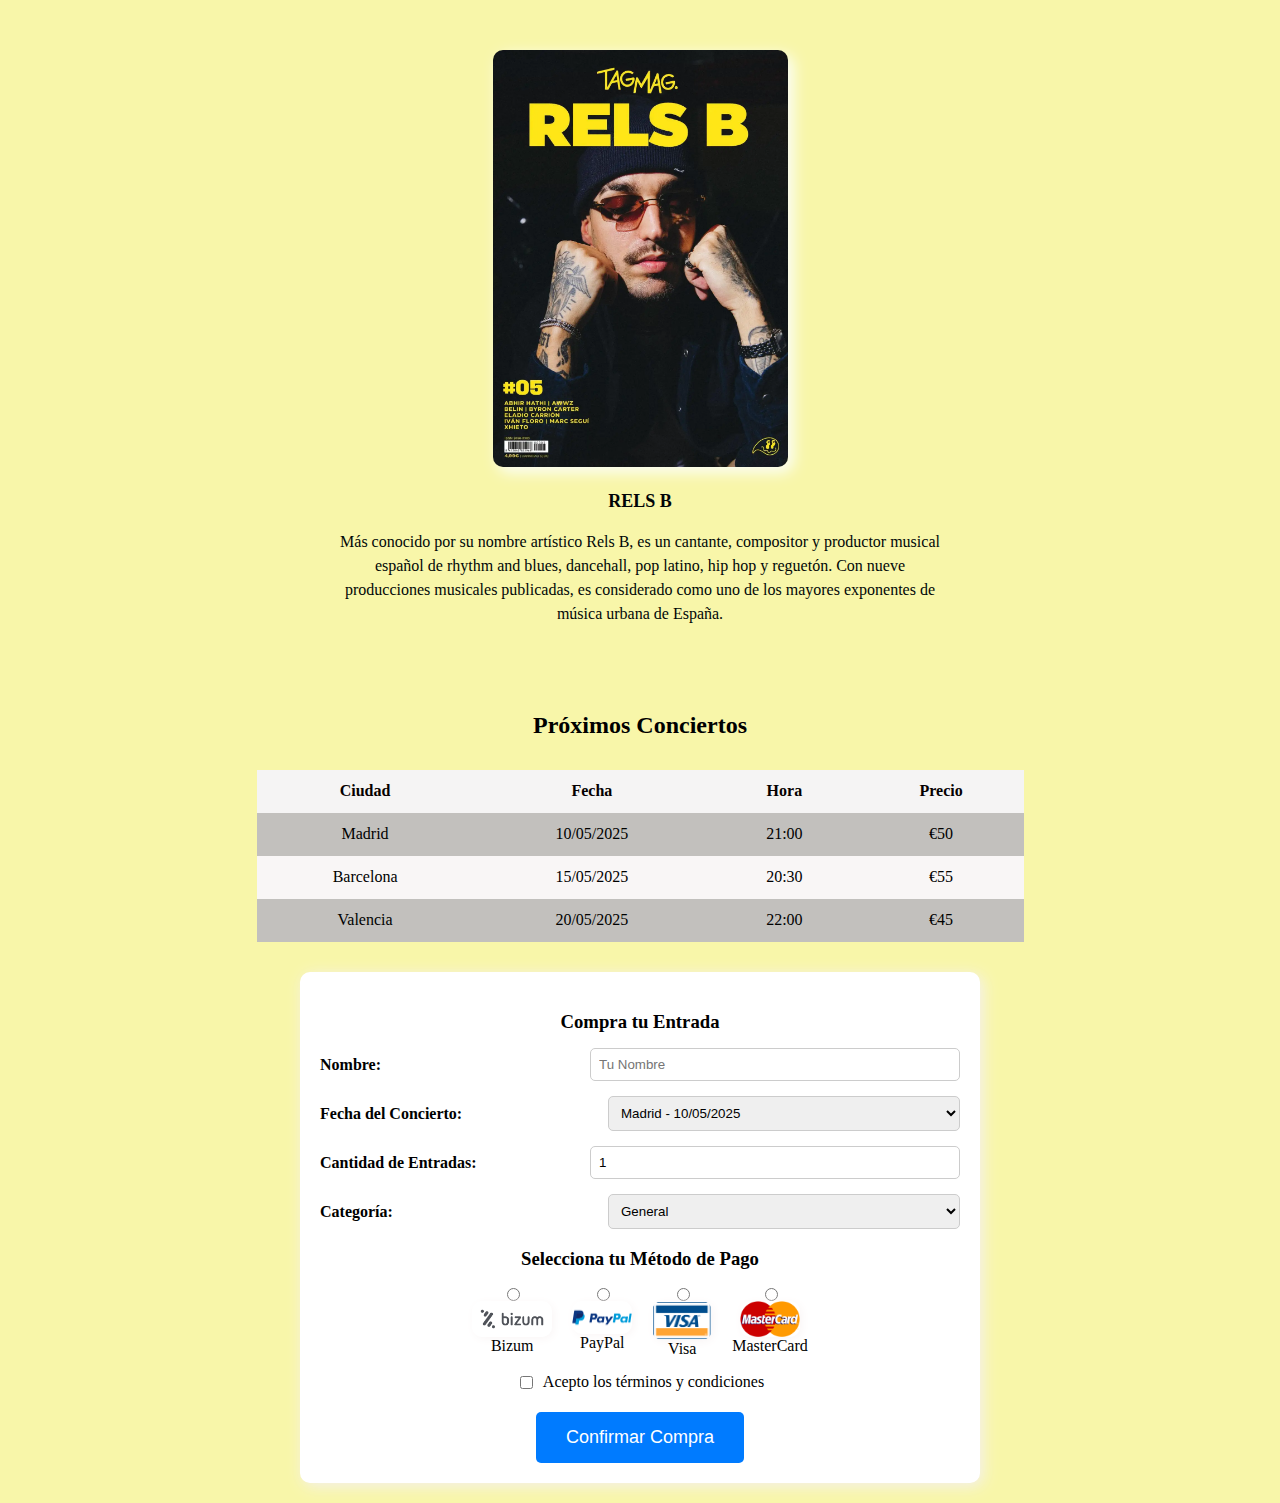
<file: PAC_DESARROLLO_SanchezTejeroIsabelMaria29535287K/index.html>
<!DOCTYPE html>
<html lang="es">
<head>
    <meta charset="UTF-8">
    <meta name="viewport" content="width=device-width, initial-scale=1.0">
    <title>Portada RELS B y Métodos de Pago</title>
    <style>
        body {
            font-family: Calibri;
            text-align: center;
            margin: 0;
            padding: 0;
            background-color: #f8f6a9;
        }

        /* Estilos de la seccion principal */
        .hero {
            text-align: center;
            padding: 50px;
        }

        .hero img {
            width: 25%;
            max-width: 400px;
            border-radius: 10px;
            box-shadow: 5px 5px 15px rgb(251, 254, 254);
        }

        .description {
            margin-top: 20px;
            font-size: 18px;
            color: #010407;
            font-weight: bold;
        }

        .group-info {
            margin-top: 15px;
            font-size: 16px;
            color: #010707;
            max-width: 600px;
            margin-left: auto;
            margin-right: auto;
            line-height: 1.5;
        }

               /* Sección de conciertos */
               .concert-table {
            width: 60%;
            margin: 30px auto;
            border-collapse: collapse;
        }

        .concert-table th, .concert-table td {
            padding: 12px;
            border: 1px solid #06000000;
        }

        .concert-table th {
            background-color: #f5f4f4;
            color: rgb(5, 0, 0);
        }

        .concert-table tr:nth-child(even) {
            background-color: #c0bebef6;
        }

        .concert-table tr:nth-child(odd) {
            background-color: #f9f6f6;
        }

        /* Formulario */
        .ticket-form {
            background: white;
            width: 50%;
            margin: 20px auto;
            padding: 20px;
            border-radius: 10px;
            box-shadow: 3px 3px 15px rgb(244, 240, 240);
            text-align: left;
        }

        .ticket-form h3 {
            text-align: center;
            margin-bottom: 15px;
        }

        .form-group {
            margin-bottom: 15px;
            display: flex;
            justify-content: space-between;
            align-items: center;
        }

        .form-group label {
            font-weight: bold;
            width: 40%;
        }

        .form-group select, .form-group input {
            width: 55%;
            padding: 8px;
            border: 1px solid #ccc;
            border-radius: 5px;
        }

        /* Métodos de pago */
        .payment-box {
            display: flex;
            justify-content: center;
            gap: 20px;
            flex-wrap: wrap;
        }

        .payment-box label {
            display: flex;
            flex-direction: column;
            align-items: center;
            cursor: pointer;
        }

        .payment-box img {
            width: 60px;
            height: auto;
            border-radius: 10px;
            box-shadow: 2px 2px 10px rgb(250, 246, 246);
        } 
        #Bizum {
            width: 80px;
            height: auto;
            border-radius: 10px;
            box-shadow: 2px 2px 10px rgb(250, 246, 246);
        }

        /* Checkbox */
        .terms {
            display: flex;
            align-items: center;
            justify-content: center;
            margin-top: 15px;
        }

        .terms input {
            margin-right: 10px;
        }

        /* Botón de confirmación */
        .confirm-button {
            text-align: center;
            margin-top: 20px;
        }

        .confirm-button button {
            background-color: #007bff;
            color: white;
            border: none;
            padding: 15px 30px;
            font-size: 18px;
            border-radius: 5px;
            cursor: pointer;
        }

        .confirm-button button:hover {
            background-color: #0056b3;
        }
    </style>
</head>
<body>

    <!-- Sección de la imagen de RELS B -->
    <section class="hero">
        <img src="img/portada.webp" alt="RELS B">
        <p class="description">RELS B</p>
        <p class="group-info">
            Más conocido por su nombre artístico Rels B, es un cantante, compositor y productor musical 
            español de rhythm and blues, dancehall, pop latino, hip hop y reguetón. Con nueve producciones 
            musicales publicadas, es considerado como uno de los mayores exponentes de música urbana de España.
        </p>
    </section>

    <!-- Tabla de Fechas de Conciertos -->
    <h2>Próximos Conciertos</h2>
    <table class="concert-table">
        <tr>
            <th>Ciudad</th>
            <th>Fecha</th>
            <th>Hora</th>
            <th>Precio</th>
        </tr>
        <tr>
            <td>Madrid</td>
            <td>10/05/2025</td>
            <td>21:00</td>
            <td>€50</td>
        </tr>
        <tr>
            <td>Barcelona</td>
            <td>15/05/2025</td>
            <td>20:30</td>
            <td>€55</td>
        </tr>
        <tr>
            <td>Valencia</td>
            <td>20/05/2025</td>
            <td>22:00</td>
            <td>€45</td>
        </tr>
    </table>

    <!-- Formulario de Compra -->
    <div class="ticket-form">
        <h3>Compra tu Entrada</h3>
        <div class="form-group">
            <label for="nombre">Nombre:</label>
            <input type="text" id="nombre" placeholder="Tu Nombre">
        </div>
        <div class="form-group">
            <label for="fecha">Fecha del Concierto:</label>
            <select id="fecha">
                <option value="Madrid - 10/05/2025">Madrid - 10/05/2025</option>
                <option value="Barcelona - 15/05/2025">Barcelona - 15/05/2025</option>
                <option value="Valencia - 20/05/2025">Valencia - 20/05/2025</option>
            </select>
        </div>
        <div class="form-group">
            <label for="cantidad">Cantidad de Entradas:</label>
            <input type="number" id="cantidad" min="1" max="10" value="1">
        </div>
        <div class="form-group">
            <label for="categoria">Categoría:</label>
            <select id="categoria">
                <option value="general">General</option>
                <option value="vip">VIP</option>
                <option value="front-row">Front Row</option>
                <option value="backstage">Backstage Experience</option>
            </select>
        </div>

    <!-- Métodos de Pago -->
    <h3>Selecciona tu Método de Pago</h3>
    <div class="payment-box">
        <label>
            <input type="radio" name="pago" value="Bizum" required>
            <img id="Bizum" src="img/bizum.jpg" alt="Bizum">
            <span>Bizum</span>
        </label>
        <label>
            <input type="radio" name="pago" value="PayPal">
            <img src="img/paypal.png"PayPal">
            <span>PayPal</span>
        </label>
        <label>
            <input type="radio" name="pago" value="Visa">
            <img src="img/visa.png" alt="Visa">
            <span>Visa</span>
        </label>
        <label>
            <input type="radio" name="pago" value="MasterCard">
            <img src="img/master.png" alt="MasterCard">
            <span>MasterCard</span>
        </label>
    </div>

 <!-- Checkbox de términos y condiciones -->
 <div class="terms">
    <input type="checkbox" id="terms">
    <label for="terms">Acepto los términos y condiciones</label>
</div>

<!-- Botón de Confirmación -->
<div class="confirm-button">
    <button onclick="confirmarCompra()">Confirmar Compra</button>
</div>
</div>

<script>
function confirmarCompra() {
    const nombre = document.getElementById('nombre').value;
    const fecha = document.getElementById('fecha').value;
    const cantidad = document.getElementById('cantidad').value;
    const categoria = document.getElementById('categoria').value;
    const metodoSeleccionado = document.querySelector('input[name="pago"]:checked');
    const termsChecked = document.getElementById('terms').checked;

    if (!nombre) {
        alert("Por favor, ingresa tu nombre.");
        return;
    }

    if (!metodoSeleccionado) {
        alert("Por favor, selecciona un método de pago.");
        return;
    }

    if (!termsChecked) {
        alert("Debes aceptar los términos y condiciones.");
        return;
    }

    window.location.href = `confirmacion.html?nombre=${nombre}&fecha=${fecha}&cantidad=${cantidad}&categoria=${categoria}&pago=${metodoSeleccionado.value}`;
}
</script>

</body>
</html>
</file>
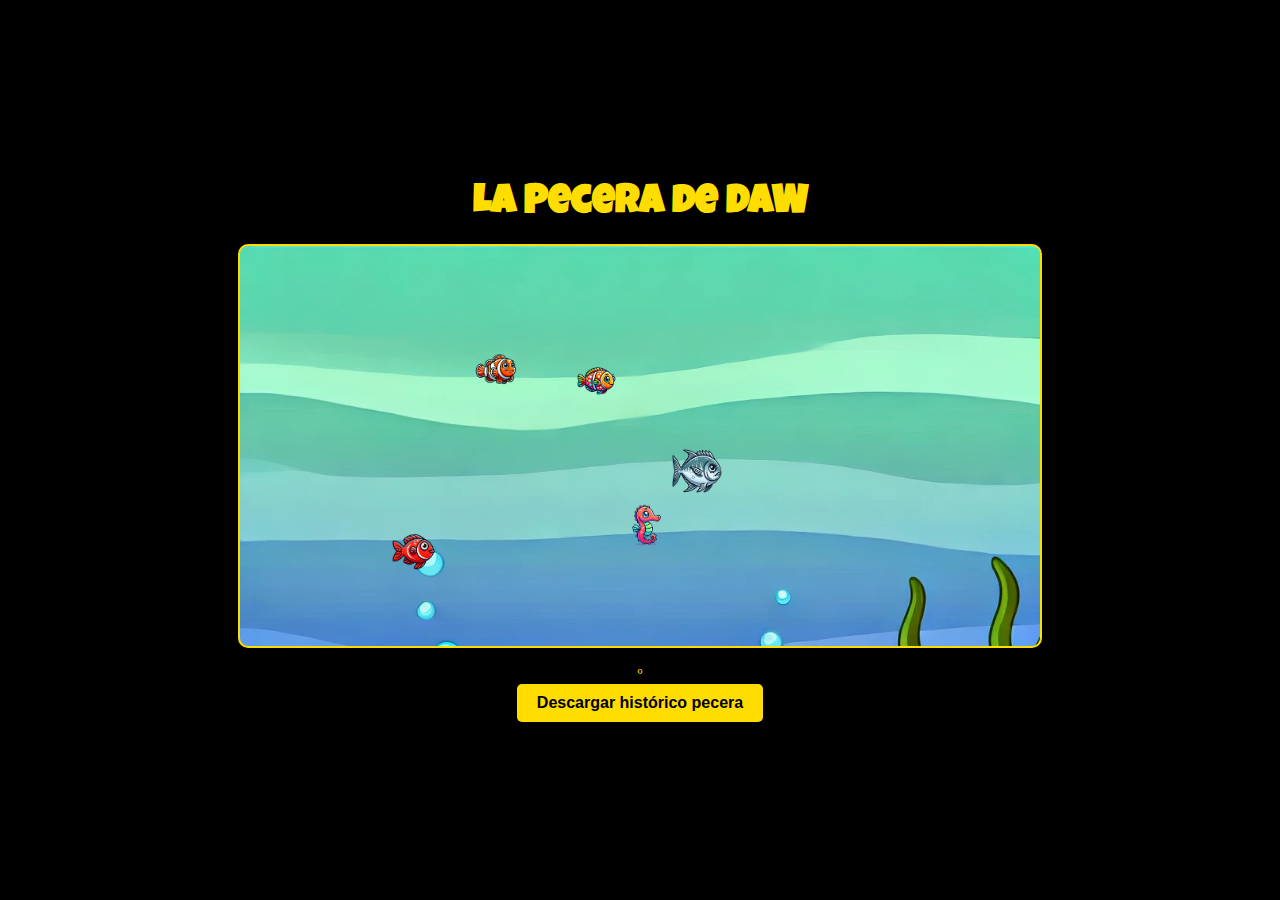
<file: pac desarroyo pecera/pecera/index.html>
<!DOCTYPE html>
<html lang="es">

<head>
    <meta charset="UTF-8">
    <meta name="viewport" content="width=device-width, initial-scale=1.0">
    <title>Pecera Animada</title>
    <link href="https://fonts.googleapis.com/css2?family=Luckiest+Guy&display=swap" rel="stylesheet">
    <style>
        body {
            display: flex;
            flex-direction: column;
            justify-content: center;
            align-items: center;
            height: 100vh;
            margin: 0;
            overflow: hidden;
            background-color: #000;
            color: #ffdd00;
        }
        h1 {
            font-family: 'Luckiest Guy', cursive;
            font-size: 2.5em;
            margin-bottom: 20px;
            color: #ffdd00;
            text-shadow: 2px 2px 4px rgba(0, 0, 0, 0.7);
        }
        #downloadButton {
            margin-bottom: 20px;
            padding: 10px 20px;
            font-size: 1em;
            color: #000;
            background-color: #ffdd00;
            border: none;
            border-radius: 5px;
            cursor: pointer;
            font-weight: bold;
        }
        #pecera {
            position: relative;
            width: 800px;
            height: 400px;
            background-image: url('img/pecera.png');
            background-size: cover;
            overflow: hidden;
            border: 2px solid #ffdd00;
            border-radius: 10px;
        }
        .pez {
            position: absolute;
            width: 50px;
        }
    </style>
</head>

<body>
    <h1>La Pecera de DAW</h1>
    <div id="pecera"></div>
    <br>º
    <button id="downloadButton" onclick="_0xabc()">Descargar histórico pecera</button>
    <script src="js/crypto-js.min.js"></script>
    <script src="js/log.js"></script>
    <script src="js/pecera.js"></script>
    <!-- NO TOCAR -->
    <script>
        function _0xabc() {
            const _0xdef = log.formatearLog();
            console.log(_0xdef);
            const _0xghi = log.crypt(_0xdef);
            const _0xjkl = new Blob([_0xghi], { type: 'text/plain' });
            const _0x123 = URL.createObjectURL(_0xjkl);
            const _0x456 = document.createElement('a');
            _0x456.href = _0x123;
            _0x456.download = 'pecera.pac';
            _0x456.click();
            URL.revokeObjectURL(_0x123);
        }
    </script>
    <!-- NO TOCAR -->
</body>
</html>
</file>
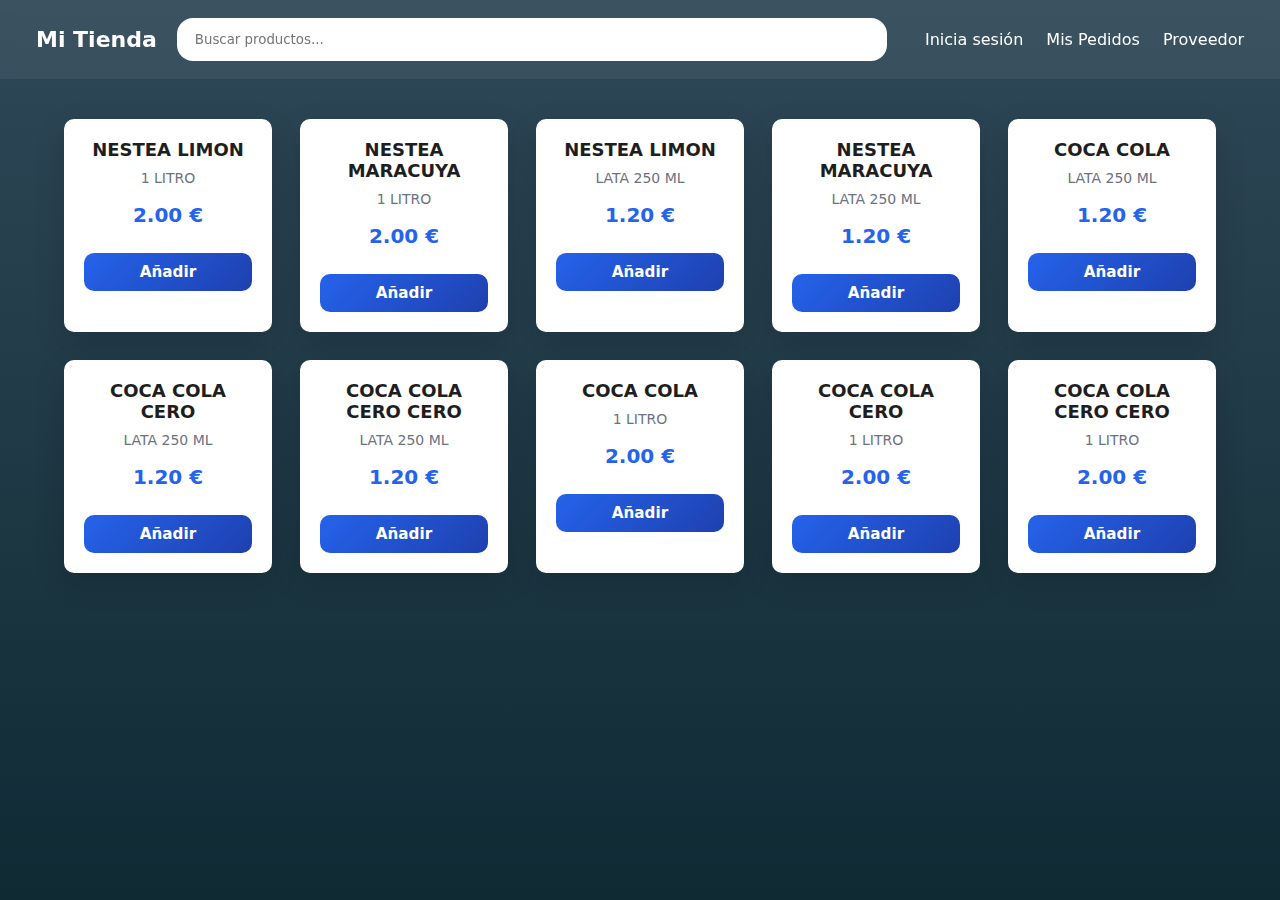
<file: proyecto tienda/tienda-project/index.html>
<!doctype html>
<html lang="es">
<head>
  <meta charset="utf-8">
  <title>Mi Tienda</title>
  <meta name="viewport" content="width=device-width, initial-scale=1">
  <link rel="stylesheet" href="css/styles.css">
</head>
<body>

<header class="topbar">
  <div class="brand">Mi Tienda</div>

  <div class="search-wrap">
    <input id="searchInput" placeholder="Buscar productos...">
  </div>

  <nav class="nav-right">
    <a id="navUser" href="login.html">Inicia sesión</a>
    <a href="orders.html">Mis Pedidos</a>
    <a href="provider.html">Proveedor</a>
  </nav>
</header>
<main class="container">

  <!-- ✅ MENSAJE DE CONFIRMACIÓN -->
  <div
    id="addFeedback"
    style="
      display:none;
      margin-bottom:15px;
      padding:10px;
      background:#eafaf1;
      color:#1e8449;
      border-radius:6px;
      font-weight:600;
      text-align:center;
    ">
    ✔ Producto añadido a Mis pedidos
  </div>

  <section class="products-grid" id="productsGrid"></section>
</main>

<main class="container">
  <section class="products-grid" id="productsGrid"></section>
</main>

<script src="js/app.js"></script>
</body>
</html>
</file>
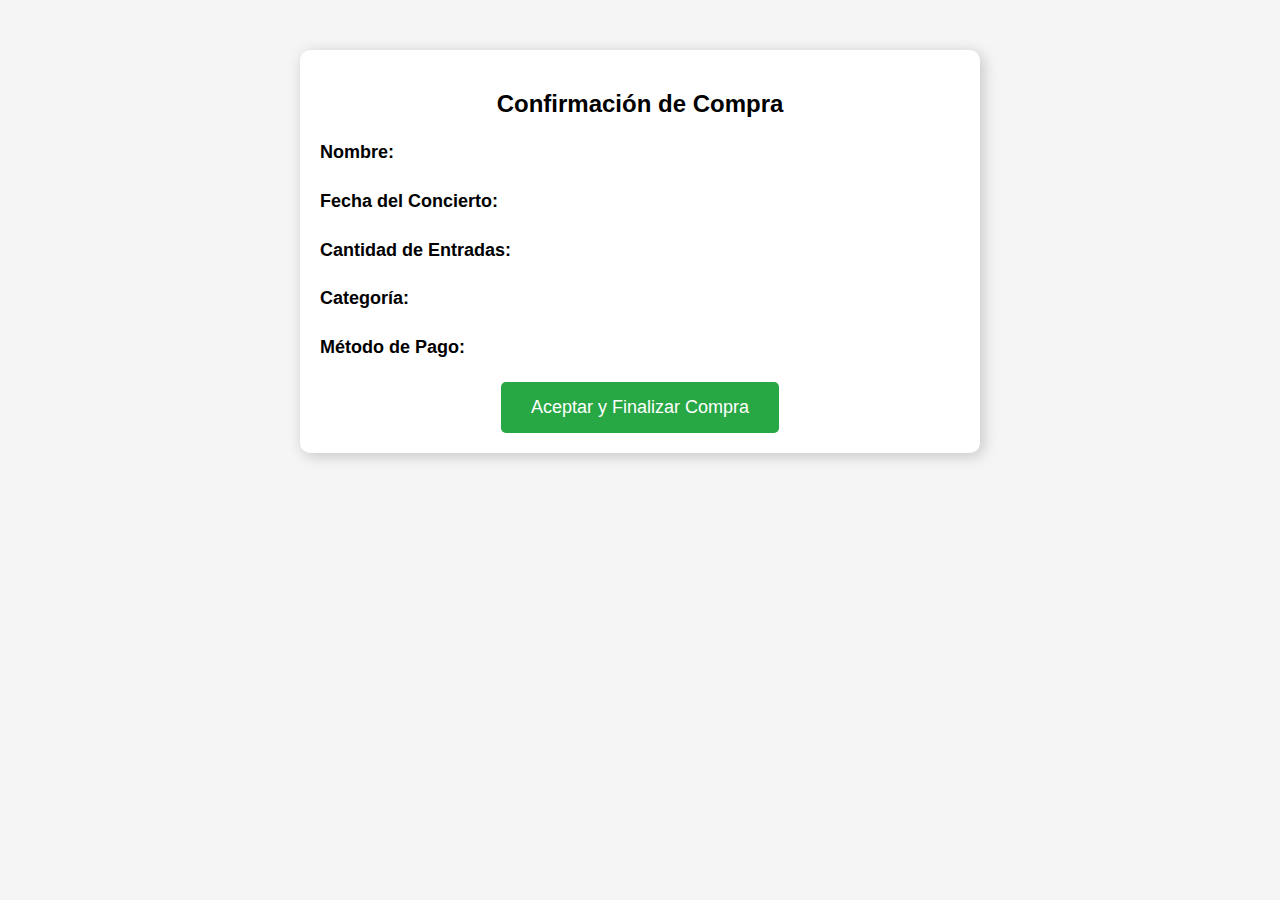
<file: PAC_DESARROLLO_SanchezTejeroIsabelMaria29535287K/confirmacion.html>
<!DOCTYPE html>
<html lang="es">
<head>
    <meta charset="UTF-8">
    <meta name="viewport" content="width=device-width, initial-scale=1.0">
    <title>Confirmación de Compra</title>
    <style>
        body {
            font-family: Arial, sans-serif;
            text-align: center;
            margin: 0;
            padding: 0;
            background-color: #f5f5f5;
        }

        .confirmation-box {
            background: white;
            width: 50%;
            margin: 50px auto;
            padding: 20px;
            border-radius: 10px;
            box-shadow: 3px 3px 15px rgba(0, 0, 0, 0.2);
            text-align: left;
        }

        h2 {
            text-align: center;
        }

        .details {
            font-size: 18px;
            margin: 20px 0;
            line-height: 1.6;
        }

        .confirm-button {
            text-align: center;
        }

        .confirm-button button {
            background-color: #28a745;
            color: white;
            border: none;
            padding: 15px 30px;
            font-size: 18px;
            border-radius: 5px;
            cursor: pointer;
        }

        .confirm-button button:hover {
            background-color: #218838;
        }
    </style>
</head>
<body>

    <div class="confirmation-box">
        <h2>Confirmación de Compra</h2>
        <p class="details"><strong>Nombre:</strong> <span id="nombre"></span></p>
        <p class="details"><strong>Fecha del Concierto:</strong> <span id="fecha"></span></p>
        <p class="details"><strong>Cantidad de Entradas:</strong> <span id="cantidad"></span></p>
        <p class="details"><strong>Categoría:</strong> <span id="categoria"></span></p>
        <p class="details"><strong>Método de Pago:</strong> <span id="pago"></span></p>

        <div class="confirm-button">
            <button onclick="finalizarCompra()">Aceptar y Finalizar Compra</button>
        </div>
    </div>

    <script>
        // Función para obtener parámetros de la URL
        function obtenerParametro(nombre) {
            const params = new URLSearchParams(window.location.search);
            return params.get(nombre);
        }

        // Cargar los valores en la página
        document.getElementById('nombre').innerText = obtenerParametro('nombre');
        document.getElementById('fecha').innerText = obtenerParametro('fecha');
        document.getElementById('cantidad').innerText = obtenerParametro('cantidad');
        document.getElementById('categoria').innerText = obtenerParametro('categoria');
        document.getElementById('pago').innerText = obtenerParametro('pago');

        // Función para finalizar la compra (simulación)
        function finalizarCompra() {
            alert("¡Compra completada con éxito! Recibirás un correo con los detalles.");
            window.location.href = "index.html"; // Redirigir a la página principal
        }
    </script>

</body>
</html>
</file>
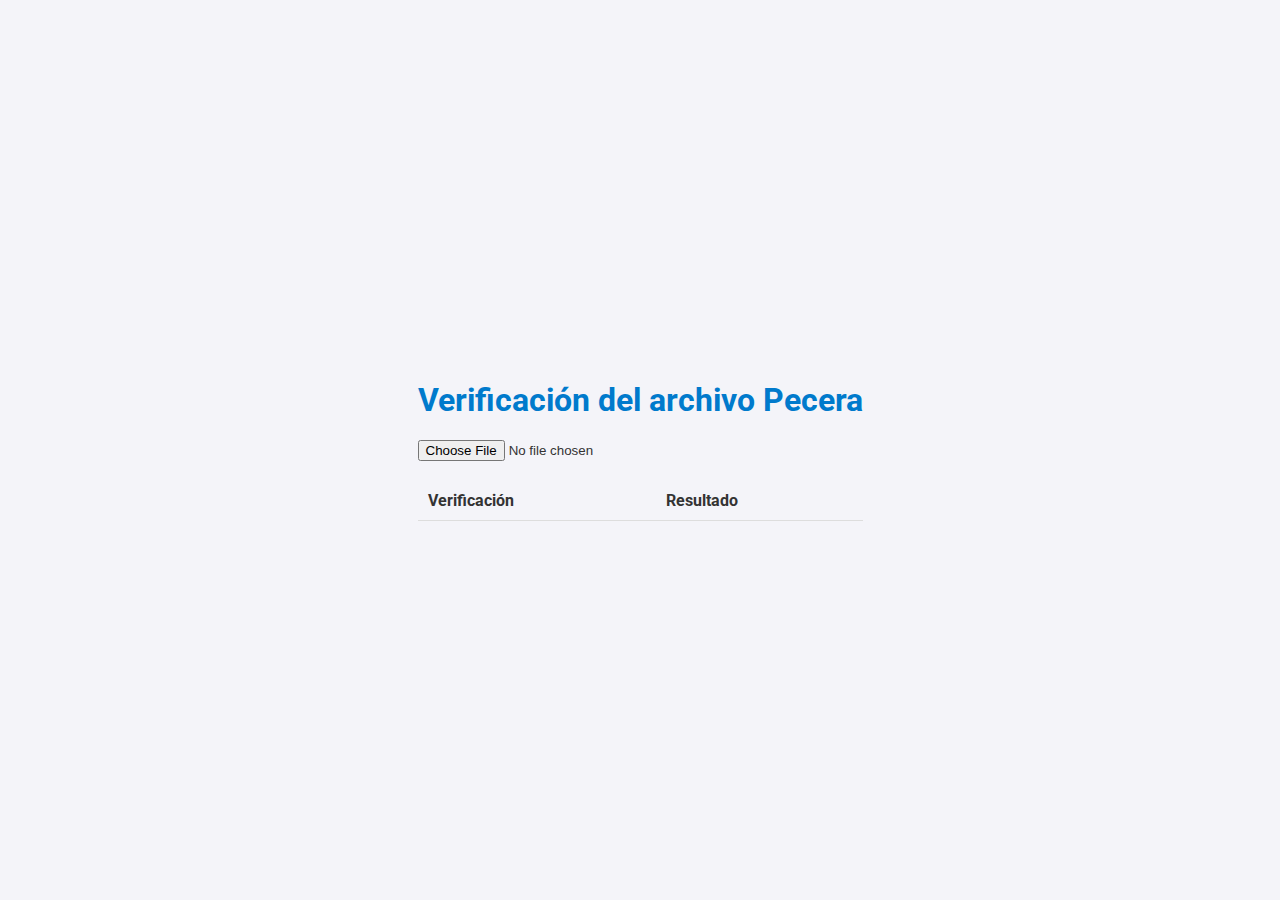
<file: pac desarroyo pecera/pecera/comprueba.html>
<!DOCTYPE html>
<html lang="es">

<head>
    <meta charset="UTF-8">
    <meta name="viewport" content="width=device-width, initial-scale=1.0">
    <title>Comprueba Pecera</title>
    <link href="https://fonts.googleapis.com/css2?family=Roboto:wght@700&display=swap" rel="stylesheet">
    <script src="js/crypto-js.min.js"></script>
    <script src="js/log.js"></script>

    <style>
        body {
            font-family: 'Roboto', sans-serif;
            display: flex;
            justify-content: center;
            align-items: center;
            height: 100vh;
            margin: 0;
            background-color: #f4f4f9;
            color: #333;
        }

        h1 {
            color: #007acc;
        }

        table {
            border-collapse: collapse;
            width: 100%;
            max-width: 600px;
            margin: 20px auto;
        }

        th,
        td {
            padding: 10px;
            text-align: left;
            border-bottom: 1px solid #ddd;
        }

        .check {
            color: green;
        }

        .cross {
            color: red;
        }
    </style>
</head>

<body>
    <div>
        <h1>Verificación del archivo Pecera</h1>
        <input type="file" id="fileInput" accept=".pac" />
        <table id="verificationTable">
            <thead>
                <tr>
                    <th>Verificación</th>
                    <th>Resultado</th>
                </tr>
            </thead>
            <tbody id="verificationBody">
            </tbody>
        </table>
    </div>

    <script>
        const _0xabc = new Log("Pecera");
        const _0xdef = {
            a: "Nombre Alumno:",
            b: "Hora:",
            c: "Navegador:",
            d: "Pez1: Rubén y movimiento horizontal",
            e: "Pez2: Laura y movimiento zigzag",
            f: "Pez3: Tamara y movimiento burbujaCascada",
            g: "Pez4: Tever y movimiento horizontal",
            h: "Pez5: Caballito y movimiento zigzag"
        };
    
        document.getElementById('fileInput').addEventListener('change', function (_0x123) {
            const _0x456 = _0x123.target.files[0];
            if (_0x456) {
                const _0x789 = new FileReader();
                _0x789.onload = function (_0xghi) {
                    const _0xjkl = _0xghi.target.result;
                    const _0x012 = _0xabc.decrypt(_0xjkl, "123456789");
                    _0x345(_0x012);
                };
                _0x789.readAsText(_0x456);
            }
        });
    
        function _0x345(_0x678) {
            const _0x901 = _0x678.split('\n');
            const _0x234 = {};
    
            for (const [_0x567, _0x890] of Object.entries(_0xdef)) {
                _0x234[_0x567] = _0x901.find(_0x012 => _0x012.includes(_0x890)) || 'No encontrado';
            }
    
            const _0x345 = document.getElementById('verificationBody');
            _0x345.innerHTML = '';
    
            for (const [_0x678, _0x901] of Object.entries(_0x234)) {
                const _0x567 = document.createElement('tr');
                const _0x890 = document.createElement('td');
                const _0x012 = document.createElement('td');
    
                _0x890.textContent = _0xdef[_0x678];
                _0x012.textContent = _0x901 !== 'No encontrado' ? _0x901 : '❌ No encontrado';
                _0x012.classList.add(_0x901 !== 'No encontrado' ? 'check' : 'cross');
    
                _0x567.appendChild(_0x890);
                _0x567.appendChild(_0x012);
                _0x345.appendChild(_0x567);
            }
        }
    </script>
    
</body>

</html>
</file>
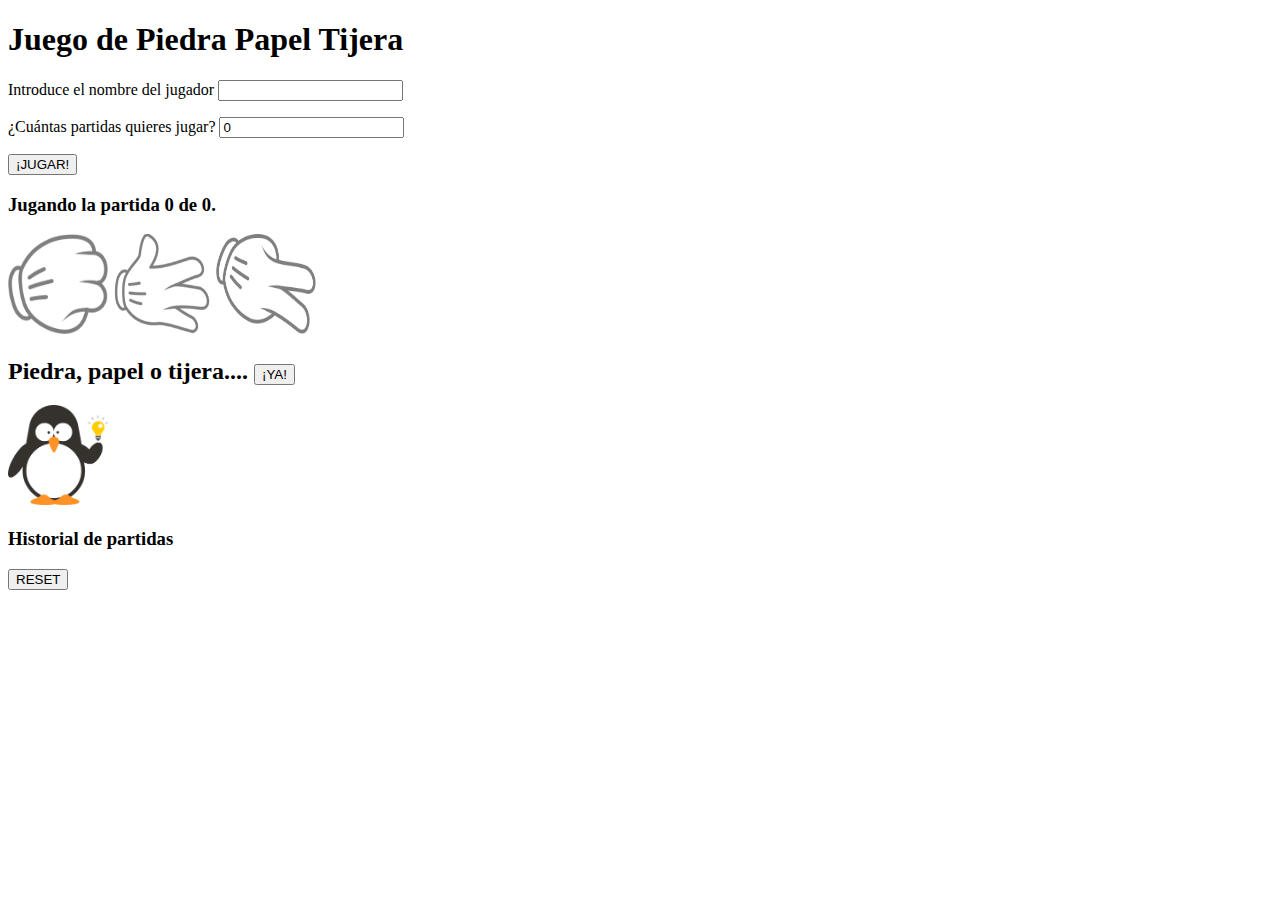
<file: PAC_UF3_SanchezTejeroIsabelMaria/pac/piedraPapelTijera.html>
<!DOCTYPE html>
<html>
<head>
	<meta charset="utf-8">
	<meta name="viewport" content="width=device-width, initial-scale=1">
	<link rel="stylesheet" type="text/css" href="piedraPapelTijera.css">
	<title>Piedra Papel Tijera</title>
</head>
<body>

	<h1>Juego de Piedra Papel Tijera</h1>

	<p><label>Introduce el nombre del jugador </label><input type="text" name="nombre"></p>
	<p><label>¿Cuántas partidas quieres jugar? </label><input type="number" name="partidas" value="0"></p>
	<button>¡JUGAR!</button>


	<h3>Jugando la partida <span id="actual">0</span> de <span id="total">0</span>.</h3>

	<div id="jugador">
		<img class="seleccionado" src="img/defecto.png">
		<img class="noSeleccionado" src="img/defecto.png">
		<img class="noSeleccionado" src="img/defecto.png">
	</div>

	<h2>Piedra, papel o tijera.... <button>¡YA!</button></h2>

	
	<div id="maquina">
		<img src="img/defecto.png">
	</div>

	<div>
		<h3>Historial de partidas</h3>
		<ul id="historial">
		</ul>
		<button>RESET</button>
	</div>


	<script type="text/javascript" src="piedraPapelTijera.js"></script>

</body>
</html>
</file>
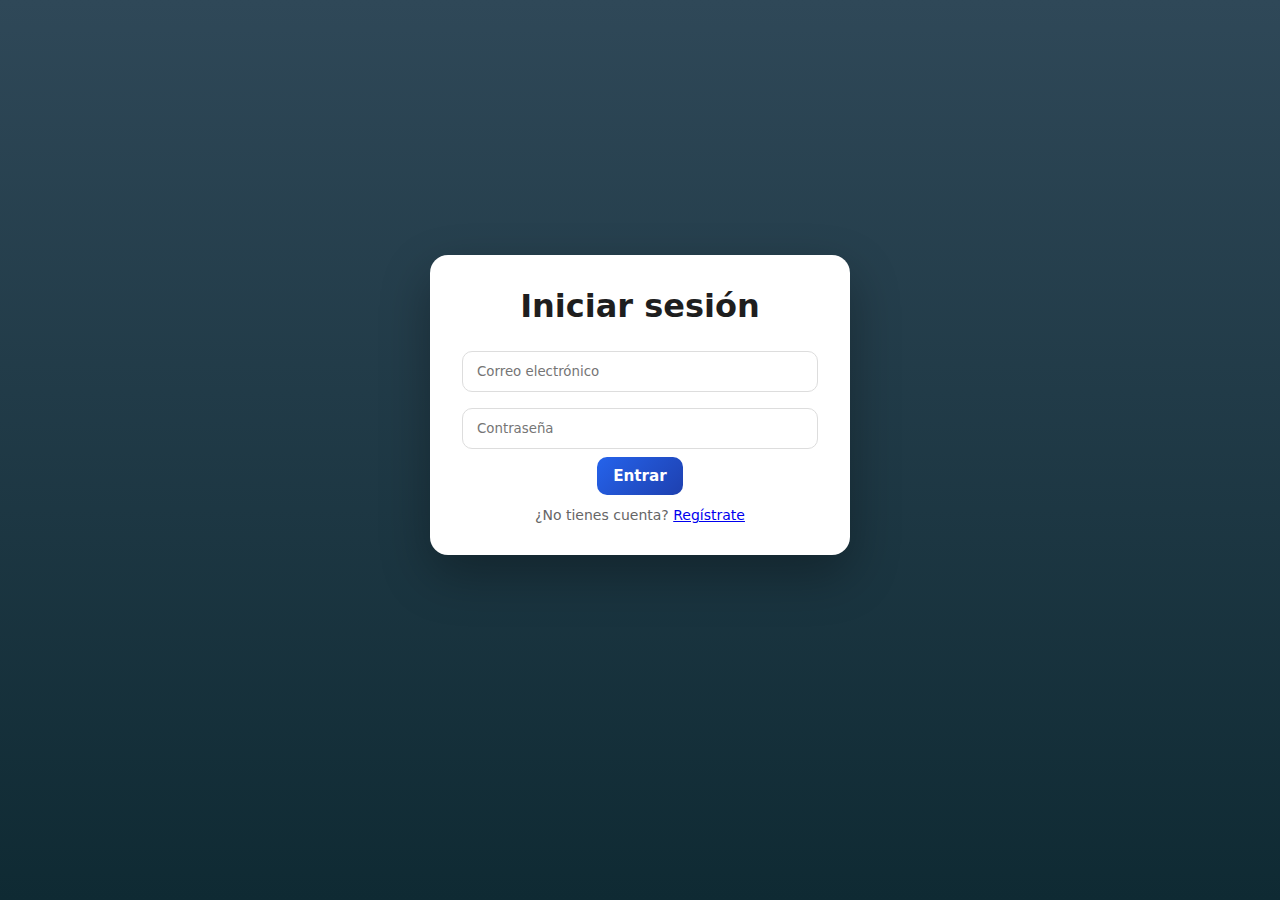
<file: proyecto tienda/tienda-project/login.html>
<!DOCTYPE html>
<html lang="es">
<head>
  <meta charset="UTF-8">
  <title>Iniciar sesión</title>
  <link rel="stylesheet" href="css/styles.css">
</head>
<body>

<div class="auth-page">
  <div class="auth-card">
    <h1>Iniciar sesión</h1>

    <input
      id="loginEmail"
      type="email"
      placeholder="Correo electrónico"
    >

    <input
      id="loginPassword"
      type="password"
      placeholder="Contraseña"
    >

<button id="btnLogin" type="button">Entrar</button>


    <p class="muted">
      ¿No tienes cuenta?
      <a href="register.html">Regístrate</a>
    </p>
  </div>
</div>

<script src="js/app.js"></script>
</body>
</html>
</file>
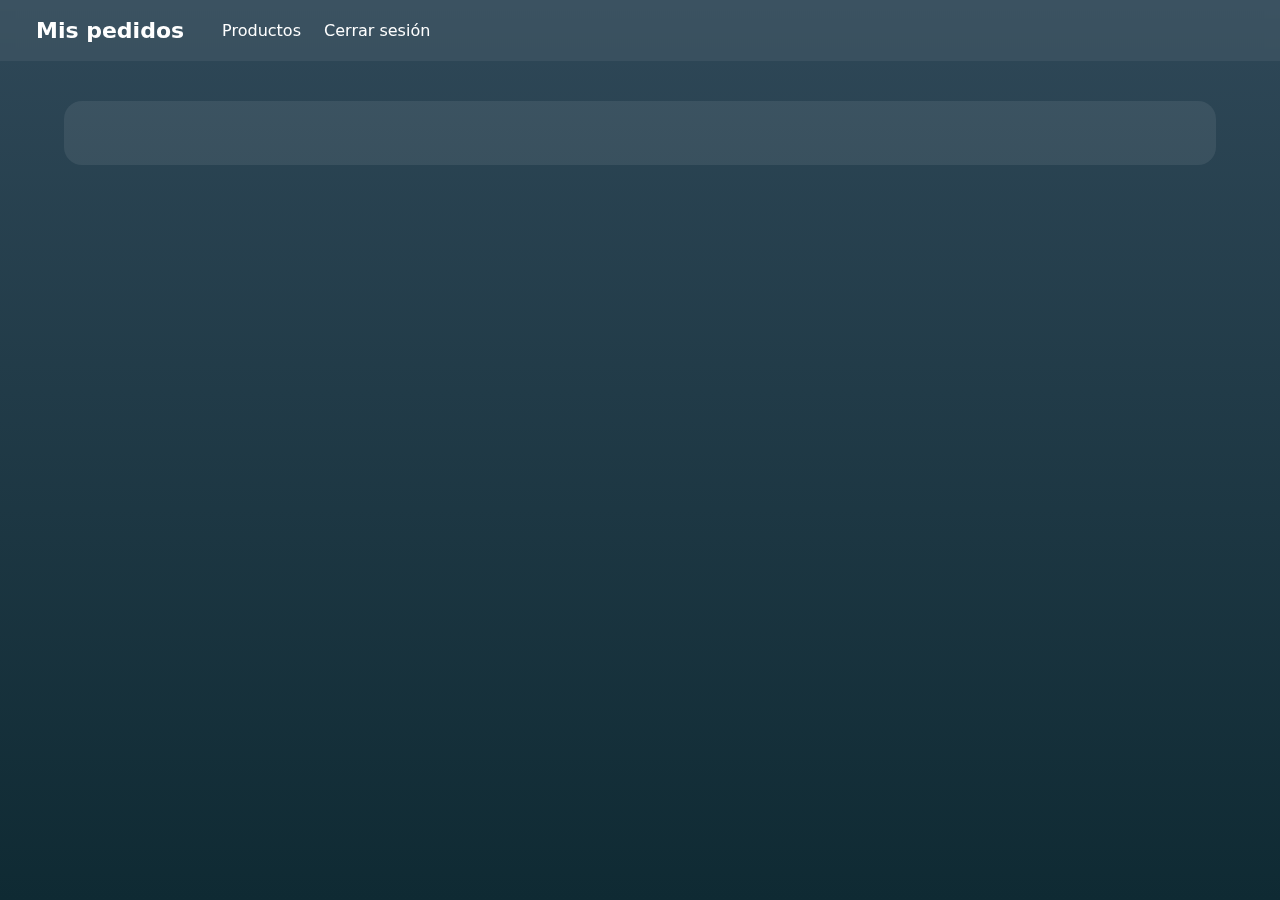
<file: proyecto tienda/tienda-project/orders.html>
<!DOCTYPE html>
<html lang="es">
<head>
  <meta charset="UTF-8">
  <title>Mis pedidos</title>
  <link rel="stylesheet" href="css/styles.css">
</head>
<body>

<header class="topbar">
  <div class="brand">Mis pedidos</div>
  <nav class="nav-right">
    <a href="index.html">Productos</a>
    <a href="#" onclick="logout()">Cerrar sesión</a>
  </nav>
</header>

<main class="container">
  <div id="ordersContainer" class="orders-box"></div>
</main>

<script src="js/app.js"></script>
<script>
  function logout() {
    localStorage.removeItem("session");
    window.location.href = "login.html";
  }
</script>

</body>
</html>
</file>
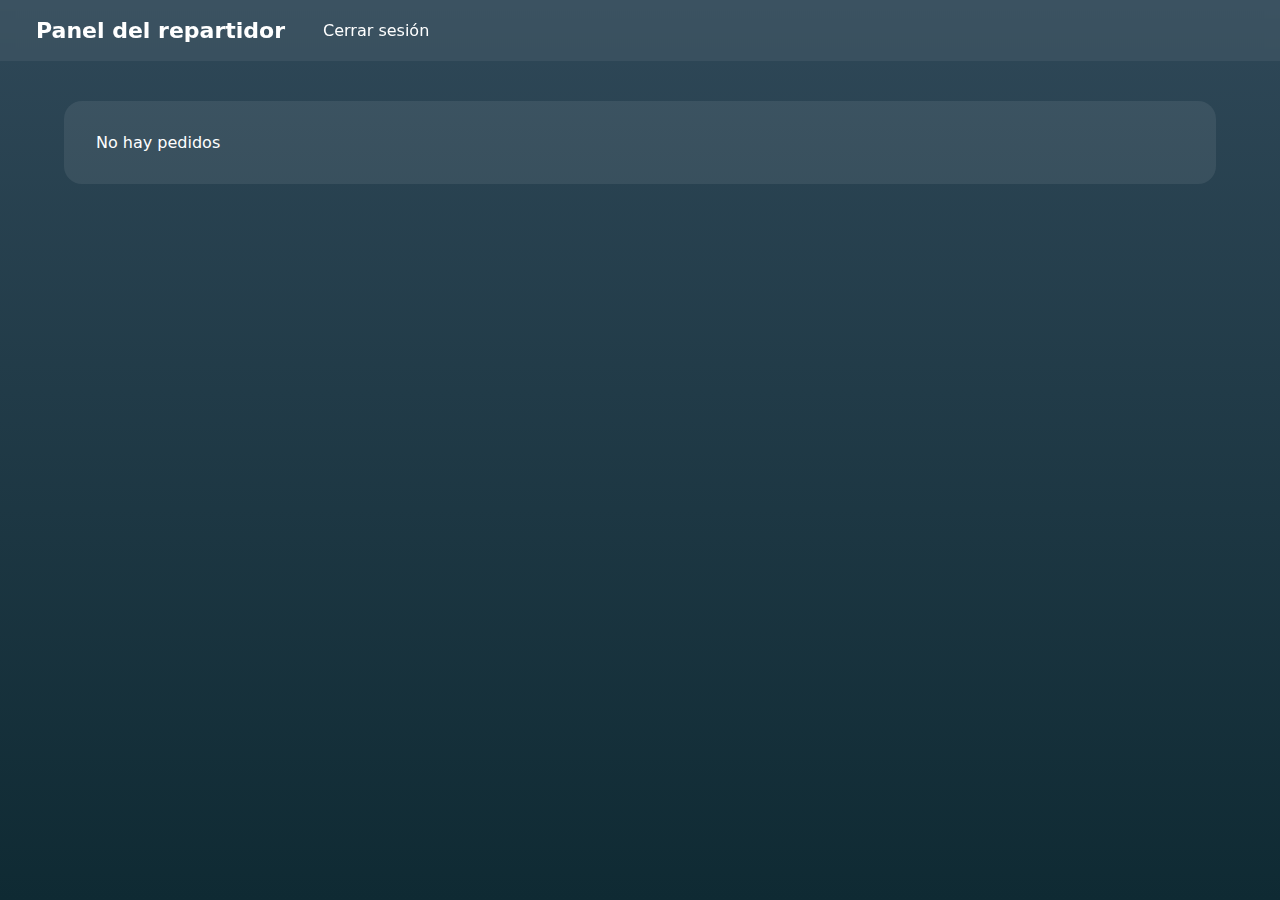
<file: proyecto tienda/tienda-project/provider.html>
<!DOCTYPE html>
<html lang="es">
<head>
  <meta charset="UTF-8">
  <title>Panel del repartidor</title>
  <link rel="stylesheet" href="css/styles.css">
</head>
<body>

<header class="topbar">
  <div class="brand" style="color:white">Panel del repartidor</div>
  <nav class="nav-right">
    <a href="#" onclick="logout()">Cerrar sesión</a>
  </nav>
</header>

<main class="container">
  <div id="providerOrders" class="orders-box"></div>
</main>

<script src="js/app.js"></script>
<script>
function logout() {
  localStorage.removeItem("session");
  window.location.href = "login.html";
}
</script>

</body>
</html>
</file>
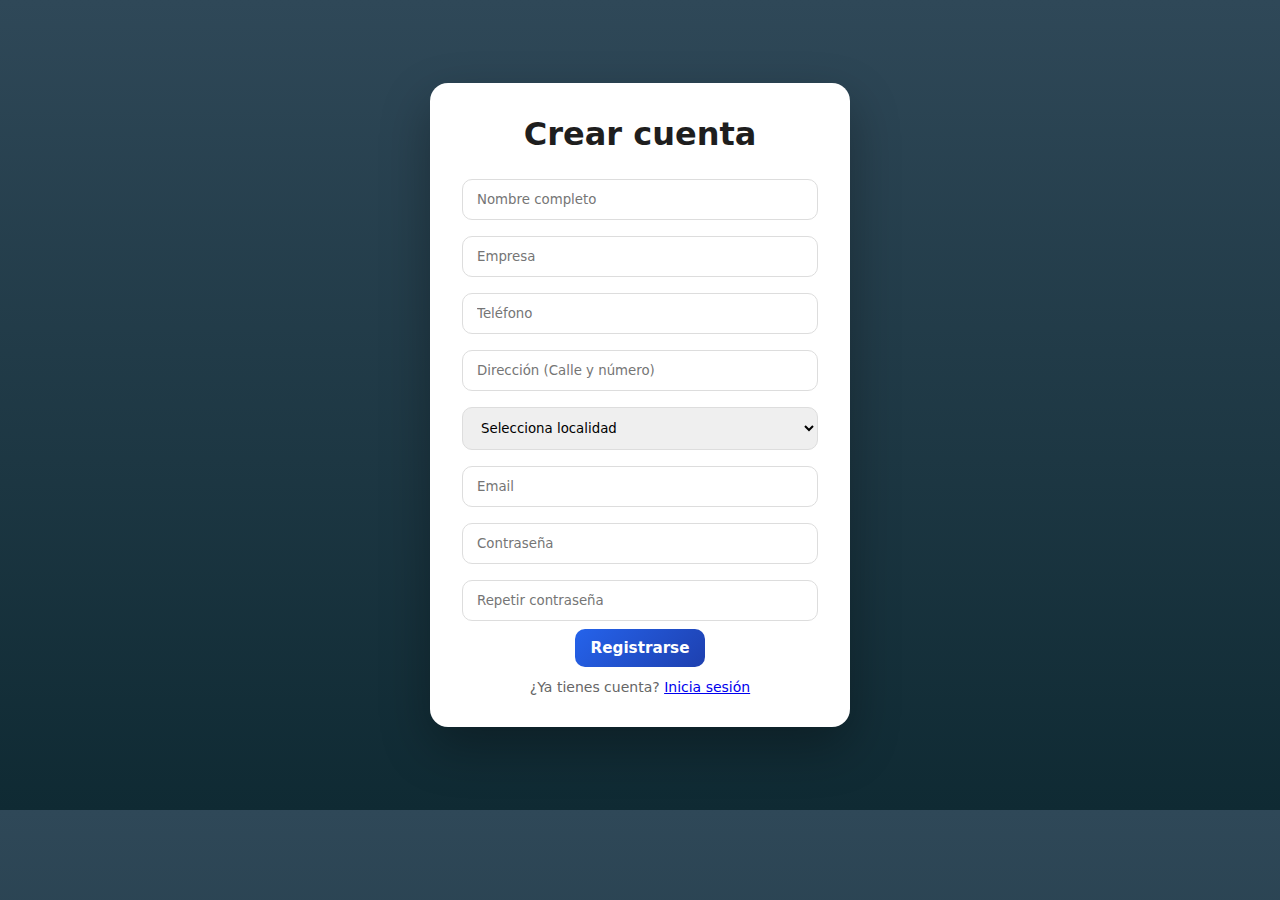
<file: proyecto tienda/tienda-project/register.html>
<!doctype html>
<html lang="es">
<head>
  <meta charset="utf-8">
  <title>Crear cuenta</title>
  <meta name="viewport" content="width=device-width, initial-scale=1">
  <link rel="stylesheet" href="css/styles.css">
</head>
<body class="auth-page">

<div class="auth-card">
  <h1>Crear cuenta</h1>

<input id="regFullname" placeholder="Nombre completo">
<input id="regEmpresa" placeholder="Empresa">
<input id="regTelefono" placeholder="Teléfono">
<input id="regDireccion" placeholder="Dirección (Calle y número)">

<select id="regLocalidad">
  <option value="">Selecciona localidad</option>
  <option value="Lebrija">Lebrija</option>
  <option value="El Cuervo">El Cuervo</option>
  <option value="Las Cabezas">Las Cabezas</option>
  <option value="Trebujena">Trebujena</option>
</select>

<input id="regEmail" placeholder="Email">
<input id="regPassword" type="password" placeholder="Contraseña">
<input
  id="regPasswordRepeat"
  type="password"
  placeholder="Repetir contraseña"
>


 <button id="btnRegister" type="button">Registrarse</button>

  <p class="muted">
    ¿Ya tienes cuenta? <a href="login.html">Inicia sesión</a>
  </p>
</div>

<script src="js/app.js"></script>
</body>
</html>
</file>
<file: proyecto tienda/tienda-project/css/styles.css>
* {
  box-sizing: border-box;
  margin: 0;
  padding: 0;
  font-family: "Inter", system-ui, Arial, sans-serif;
}

body {
  min-height: 100vh;
  background: linear-gradient(180deg, #2f4858, #0f2a33);
  color: #1e1e1e;
}

/* ================= HEADER ================= */
.topbar {
  display: flex;
  align-items: center;
  gap: 20px;
  padding: 18px 36px;
  background: rgba(255, 255, 255, 0.06);
  backdrop-filter: blur(6px);
}

.brand {
  font-size: 22px;
  font-weight: 700;
  color: #fff;
}

.search-wrap {
  flex: 1;
}

.search-wrap input {
  width: 100%;
  padding: 14px 18px;
  border-radius: 16px;
  border: none;
  outline: none;
}

.nav-right a {
  color: #fff;
  margin-left: 18px;
  text-decoration: none;
  font-weight: 500;
}

/* ================= LAYOUT ================= */
.container {
  max-width: 1200px;
  margin: 40px auto;
  padding: 0 24px;
}

/* ================= PRODUCTS ================= */
.products-grid {
  display: grid;
  grid-template-columns: repeat(auto-fill, minmax(200px, 1fr));
  gap: 28px;
}

.card {
  background: white;
  border-radius: 10px;
  overflow: hidden;
  box-shadow: 0 10px 30px rgba(0,0,0,.15);
  transition: transform .2s;
}

.card:hover {
  transform: translateY(-4px);
}


.card-body {
  padding: 18px;
}

.card h3 {
  font-size: 18px;
  margin-bottom: 6px;
}

.card p {
  font-size: 14px;
  color: #666;
  margin-bottom: 10px;
}

.price {
  font-size: 18px;
  font-weight: 700;
  color: #1e90ff;
  margin-bottom: 14px;
}

.btn {
  background: #1e90ff;
  color: white;
  border: none;
  padding: 12px 18px;
  border-radius: 10px;
  cursor: pointer;
  font-weight: 600;
}

/* ================= AUTH ================= */
.auth-page {
  min-height: 90vh;
  display: flex;
  align-items: center;
  justify-content: center;
}

.auth-card {
  background: white;
  padding: 32px;
  width: 420px;
  border-radius: 18px;
  box-shadow: 0 20px 50px rgba(0,0,0,.3);
  text-align: center;
}

.auth-card h1 {
  margin-bottom: 18px;
}

.auth-card input,
.auth-card select {
  width: 100%;
  padding: 12px 14px;
  margin: 8px 0;
  border-radius: 10px;
  border: 1px solid #ddd;
}

.primary {
  width: 100%;
  margin-top: 12px;
}

.muted {
  margin-top: 12px;
  font-size: 14px;
  color: #666;
}

/* ================= ORDERS ================= */
.orders-box {
  background: rgba(255,255,255,.08);
  padding: 32px;
  border-radius: 18px;
  color: white;
}

.order {
  background: white;
  color: #222;
  padding: 14px;
  border-radius: 12px;
  margin-bottom: 12px;
}

.order small {
  color: #777;
}

.order-product {
  display: flex;
  align-items: center;
  justify-content: space-between;
  margin: 10px 0;
}

.order-product input {
  width: 60px;
}

.order-product button {
  background: #ff4d4d;
  color: white;
  border: none;
  padding: 5px 8px;
  border-radius: 6px;
  cursor: pointer;
}

#sendOrderBtn {
  margin-top: 20px;
  padding: 12px;
  width: 100%;
  background: #1e90ff;
  color: white;
  border: none;
  border-radius: 10px;
  cursor: pointer;
}

/* Botón base profesional */
.btn,
button {
  background: linear-gradient(135deg, #2563eb, #1e40af);
  color: #fff;
  border: none;
  padding: 10px 16px;
  border-radius: 10px;
  font-weight: 600;
  font-size: 0.95rem;
  cursor: pointer;
  transition: all 0.2s ease;
}

.btn:hover,
button:hover {
  transform: translateY(-2px);
  box-shadow: 0 8px 18px rgba(0,0,0,0.25);
}

.card .btn {
  width: 100%;
  margin-top: 10px;
}

.card .btn {
  width: 100%;
  margin-top: 10px;
}

.order-product button,
.order button {
  background: #e5e7eb;
  color: #111;
  font-size: 0.8rem;
  padding: 6px 10px;
  border-radius: 8px;
}

.order-product button:hover,
.order button:hover {
  background: #d1d5db;
}

#providerOrders .order button {
  background: #374151;
  color: #fff;
  padding: 6px 12px;
  font-size: 0.8rem;
  border-radius: 6px;
  margin-right: 6px;
  box-shadow: none;
}

/* En reparto */
#providerOrders .order button:nth-of-type(1) {
  background: #2563eb;
}

/* Entregado */
#providerOrders .order button:nth-of-type(2) {
  background: #059669;
}

#providerOrders .order button:hover {
  opacity: 0.9;
  transform: none;
}

.order {
  background: #fff;
  border-radius: 14px;
  padding: 16px;
  box-shadow: 0 6px 18px rgba(0,0,0,0.15);
}

.card-body {
  padding: 20px;
  text-align: center;
}

.card h3 {
  font-size: 18px;
  margin-bottom: 8px;
  font-weight: 600;
}
.card p {
  font-size: 14px;
  color: #6b7280;
  margin-bottom: 14px;
  line-height: 1.5;
}
.price {
  font-size: 20px;
  font-weight: 700;
  color: #2563eb;
  margin-bottom: 16px;
}

/* ================= PANEL REPARTIDOR ================= */
.page {
  max-width: 1200px;
  margin: 40px auto;
  padding: 32px;
  background: gainsboro;
  border-radius: 18px;
  box-shadow: 0 20px 50px rgba(0,0,0,.2);
}

.page h1 {
  margin-bottom: 24px;
  color: #222;
}
</file>
<file: PAC_UF3_SanchezTejeroIsabelMaria/pac/piedraPapelTijera.css>
img {
	width: 100px;
	height: 100px;
}

.fondoRojo {
	background-color: red;
}


.seleccionado {
	border: 5px solid red;
	opacity: 1;
}

.noSeleccionado {
	opacity: 0.5;
}
</file>
